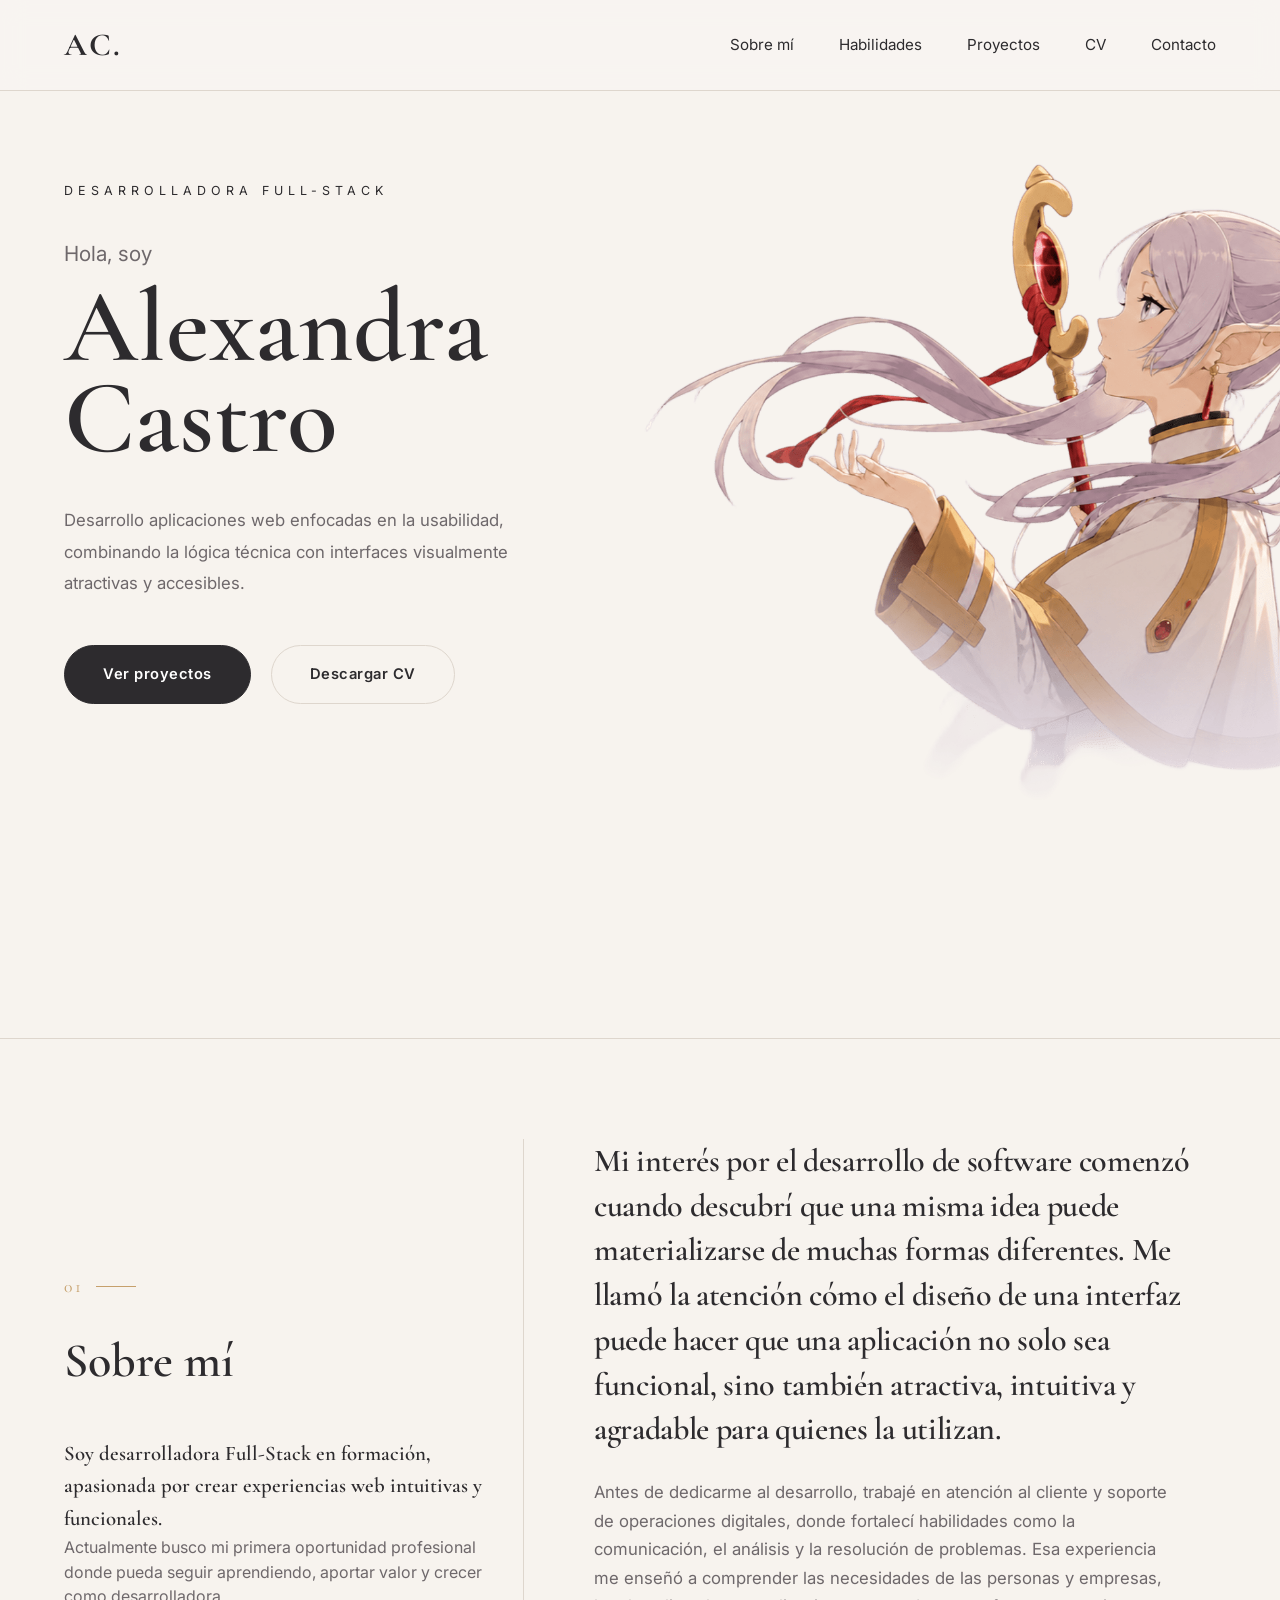
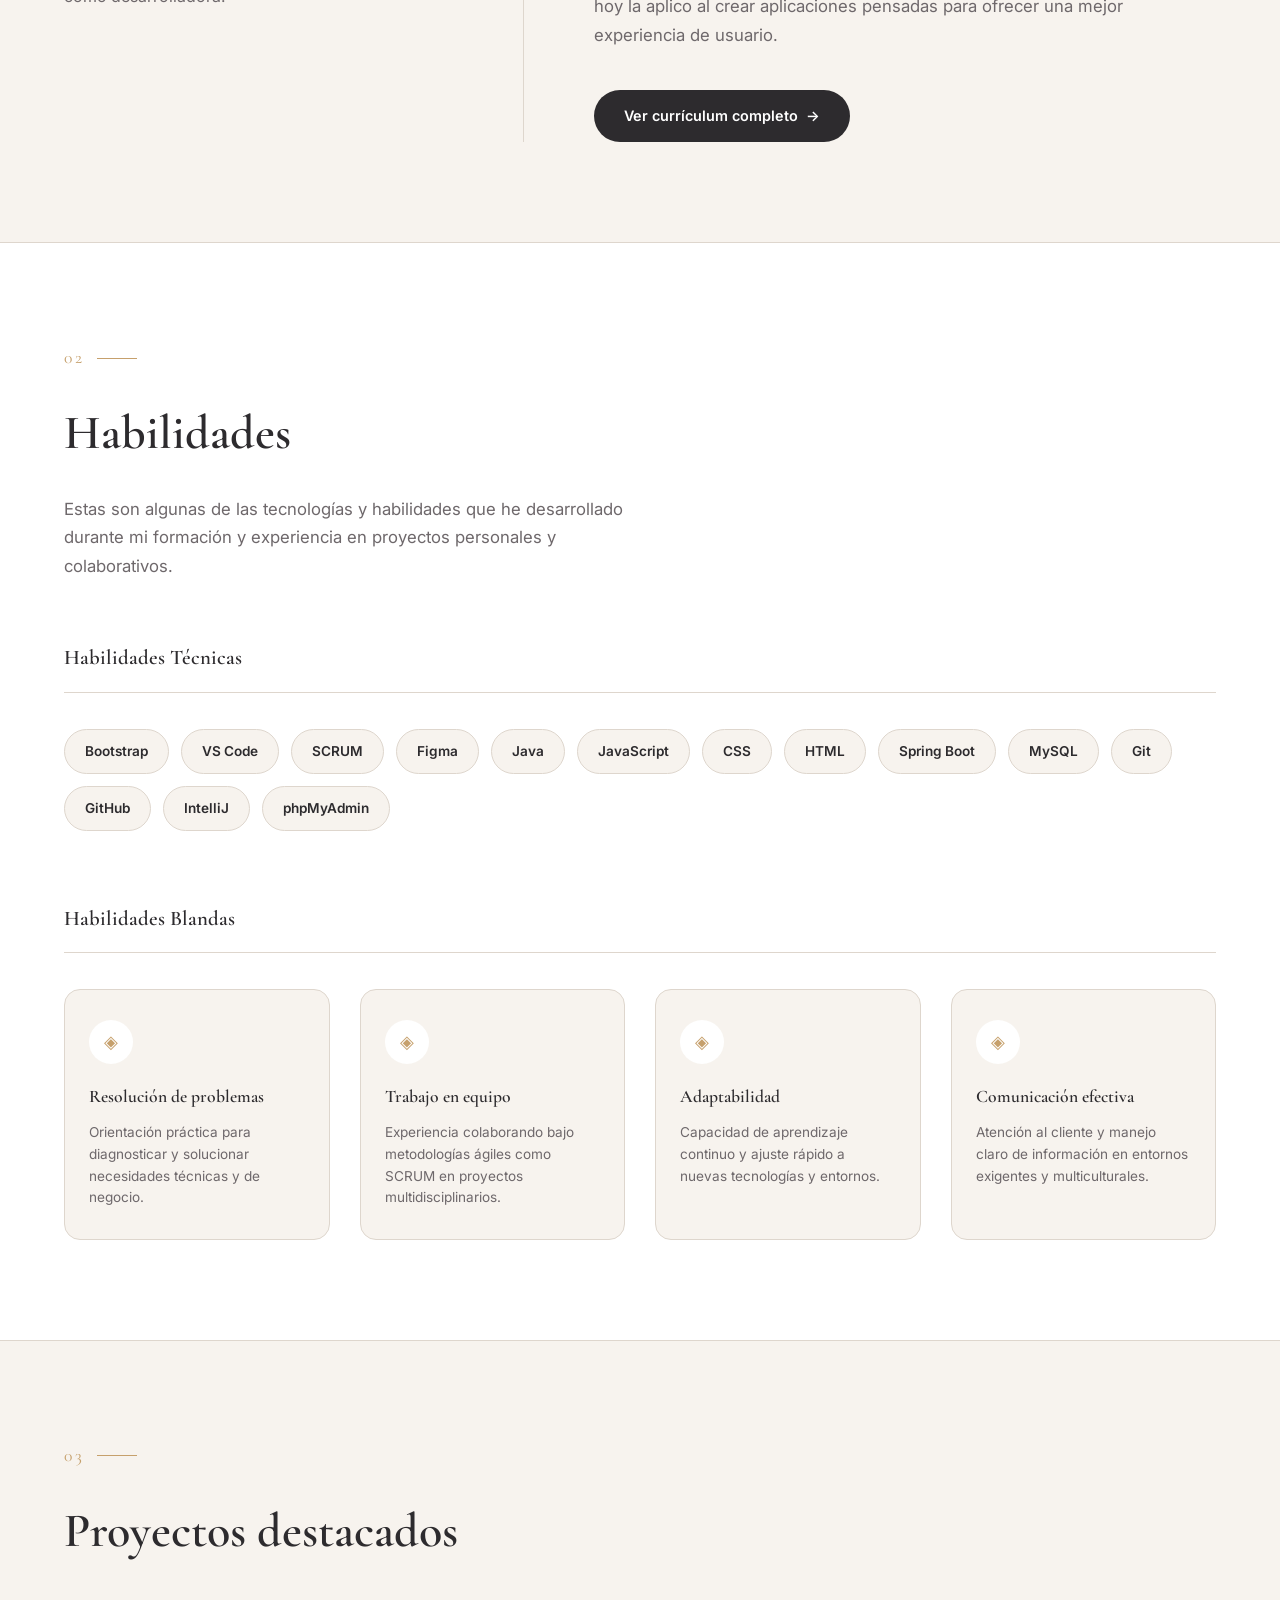
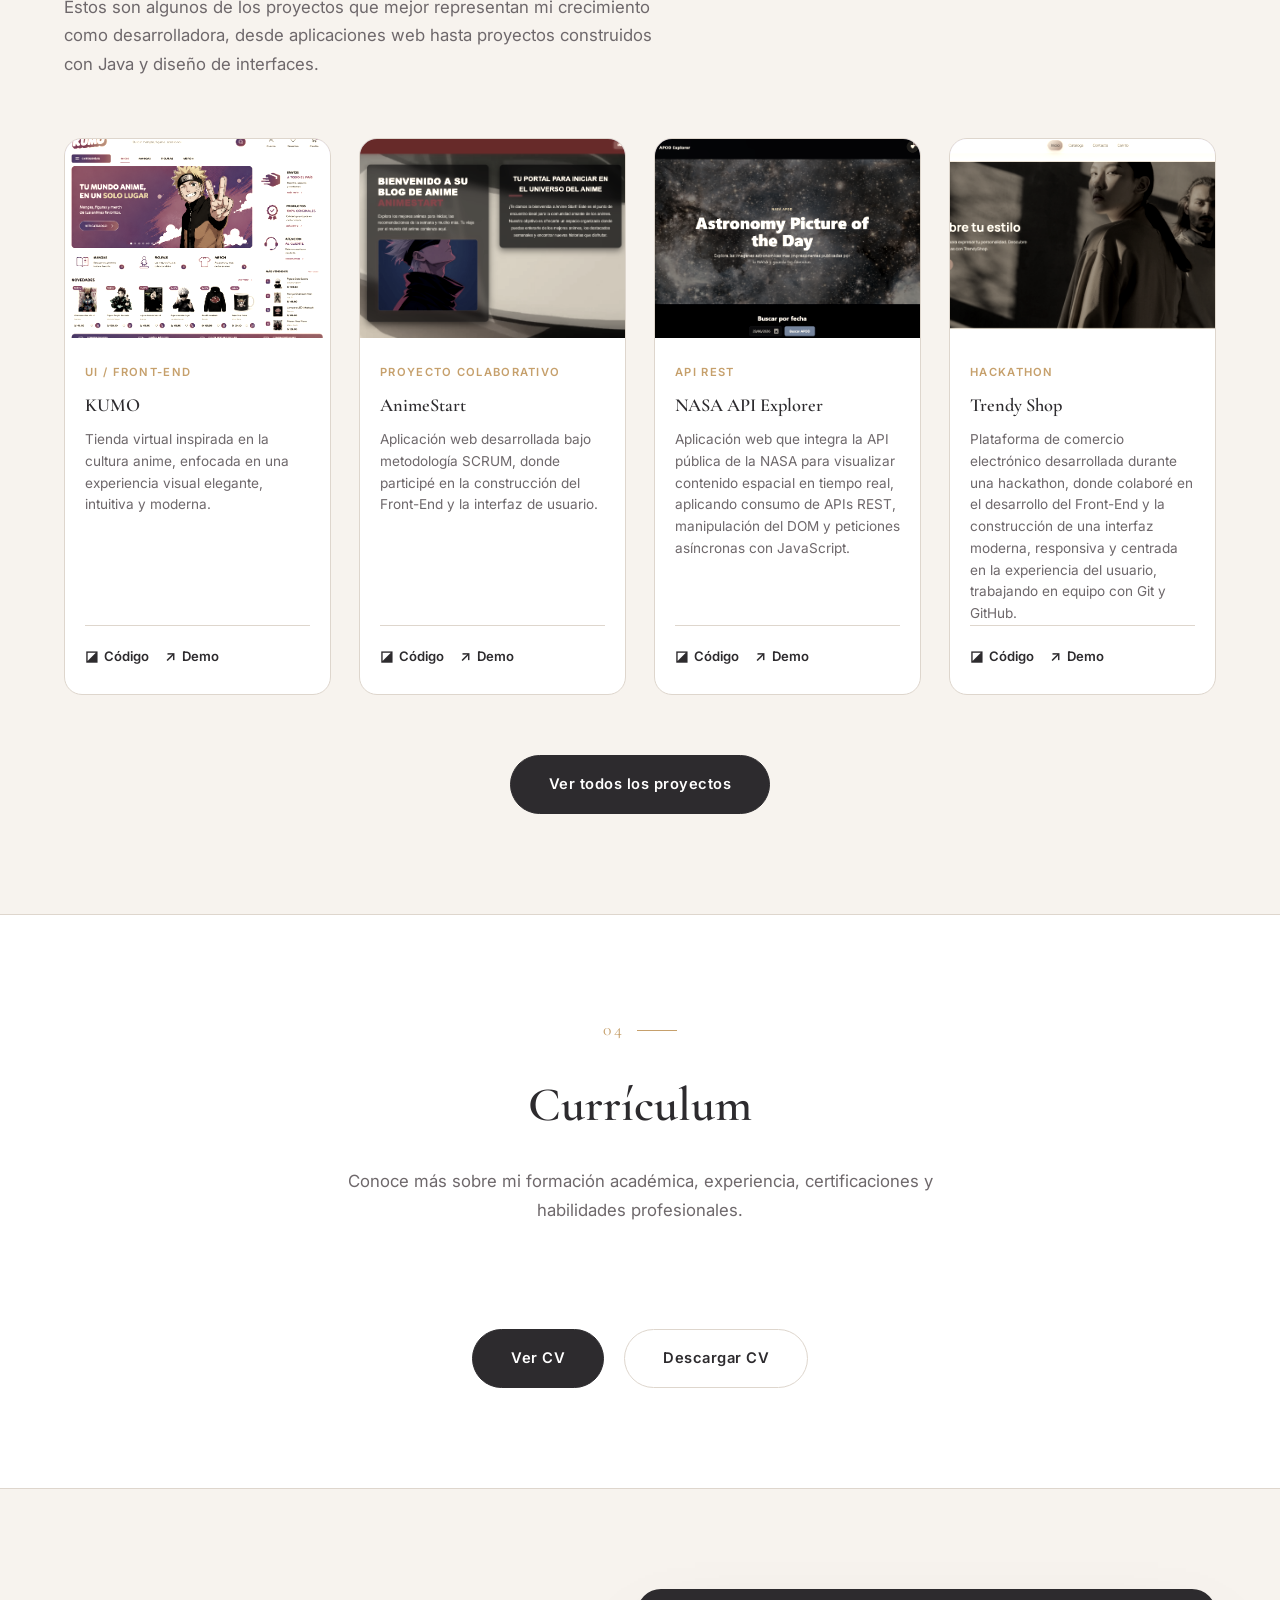
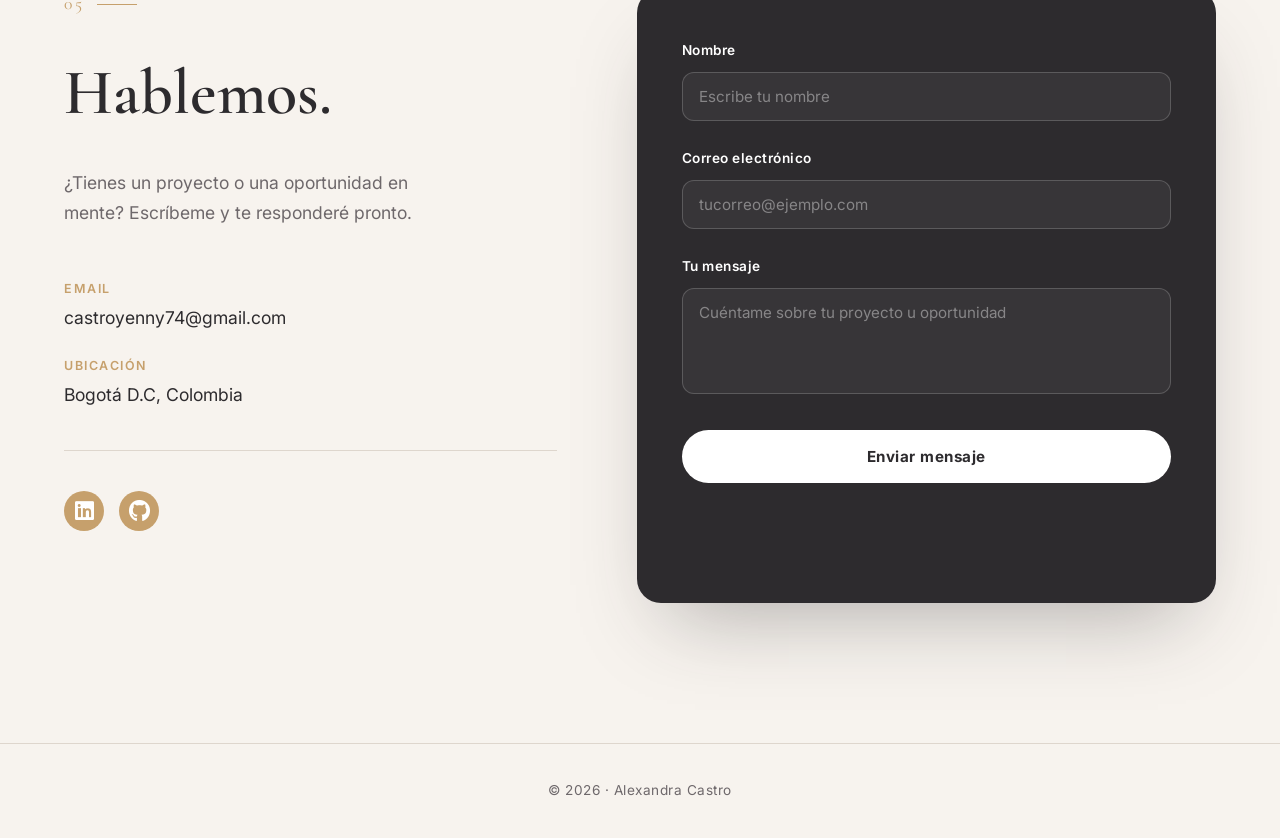
<file: index.html>
<!DOCTYPE html>
<html lang="es">

<head>
    <meta charset="UTF-8">
    <meta name="viewport" content="width=device-width, initial-scale=1.0">
    <title>Alexandra Castro | Desarrolladora Full-Stack</title>
    <link rel="preconnect" href="https://fonts.googleapis.com">
    <link rel="preconnect" href="https://fonts.gstatic.com" crossorigin>
    <link rel="icon" type="image/png" href="img/option.png">
    <link rel="stylesheet" href="https://cdnjs.cloudflare.com/ajax/libs/font-awesome/6.5.2/css/all.min.css">
    <link
        href="https://fonts.googleapis.com/css2?family=Cormorant+Garamond:wght@400;500;600;700&family=Inter:wght@300;400;500;600&display=swap"
        rel="stylesheet">
    <link rel="stylesheet" href="css/style.css">
</head>

<body>
    <header class="encabezado">
        <div class="contenedor">
            <a href="#inicio" class="logo">AC.</a>
            <nav class="barra-navegacion">
                <ul class="enlaces-navegacion">
                    <li><a href="#sobre-mi">Sobre mí</a></li>
                    <li><a href="#habilidades">Habilidades</a></li>
                    <li><a href="#proyectos">Proyectos</a></li>
                    <li><a href="#cv">CV</a></li>
                    <li><a href="#contacto">Contacto</a></li>
                </ul>
            </nav>
            <button class="boton-menu" aria-label="Abrir menú">
                <span></span>
                <span></span>
                <span></span>
            </button>
        </div>
    </header>
    <main>

        <!-- =========================== Inicio ==================================0-->
        <section id="inicio">
            <div id="particulas-hero"></div>
            <div class="contenedor">
                <div class="contenido-inicio">
                    <span>Desarrolladora Full-Stack</span>
                    <p class="saludo-inicio">
                        Hola, soy
                    </p>
                    <h1>
                        Alexandra <br> Castro
                    </h1>
                    <p class="descripcion-inicio">
                        Desarrollo aplicaciones web enfocadas en la usabilidad, combinando la lógica técnica con
                        interfaces visualmente atractivas y accesibles.
                    </p>
                    <div class="botones-inicio">
                        <a href="#proyectos" class="boton-primario">
                            Ver proyectos
                        </a>
                        <a href="documentos/CV-YennyCastro.pdf" target="_blank" class="boton-secundario">
                            Descargar CV
                        </a>
                    </div>
                </div>
                <figure class="imagen-inicio">
                    <div class="tarjeta-fotografia">
                        <img src="img/option.png" alt="Fotografía de Yenny Castro">
                    </div>
                </figure>
            </div>
        </section>

       <!-- ===================================== Sobre mí =====================================-->
<section id="sobre-mi" class="seccion-sobre-mi">
    <div class="contenedor grid-sobre-mi">

        <!-- Columna Izquierda: Presentación -->
        <div class="columna-izq" data-reveal>
            <span class="numero-seccion">01</span>
            <h2>Sobre mí</h2>
            <div class="destacados-perfil" data-reveal="stagger">
                <div class="destacado-item">
                    <p>
                        Soy desarrolladora Full-Stack en formación, apasionada por crear
                        experiencias web intuitivas y funcionales.
                    </p>
                    <p>
                        Actualmente busco mi primera oportunidad profesional donde pueda
                        seguir aprendiendo, aportar valor y crecer como desarrolladora.
                    </p>
                </div>
            </div>
        </div>

        <!-- Columna Derecha: Storytelling -->
        <div class="columna-der" data-reveal>
            <p class="parrafo-destacado">
                Mi interés por el desarrollo de software comenzó cuando descubrí que una misma idea puede
                materializarse de muchas formas diferentes. Me llamó la atención cómo el diseño de una interfaz
                puede hacer que una aplicación no solo sea funcional, sino también atractiva, intuitiva y
                agradable para quienes la utilizan.
            </p>
            <p class="parrafo-secundario">
                Antes de dedicarme al desarrollo, trabajé en atención al cliente y soporte de operaciones
                digitales, donde fortalecí habilidades como la comunicación, el análisis y la resolución de
                problemas. Esa experiencia me enseñó a comprender las necesidades de las personas y empresas,
                hoy la aplico al crear aplicaciones pensadas para ofrecer una mejor experiencia de usuario.
            </p>

            <a href="#cv" class="boton-cv">
                Ver currículum completo <span class="flecha">→</span>
            </a>
        </div>

    </div>
</section>

        <!-- ==================== Habilidades ============================ -->
        <section id="habilidades">
            <div class="contenedor">
                <span class="numero-seccion">02</span>
                <h2>Habilidades</h2>
                <p class="descripcion-seccion">
                    Estas son algunas de las tecnologías y habilidades que he desarrollado
                    durante mi formación y experiencia en proyectos personales y colaborativos.
                </p>

                <!-- Habilidades Técnicas -->
                <div class="bloque-habilidades" data-reveal>
                    <h3 class="titulo-bloque">Habilidades Técnicas</h3>


                    <div class="chips-herramientas">
                        <span class="chip-herramienta">Bootstrap</span>
                        <span class="chip-herramienta">VS Code</span>
                        <span class="chip-herramienta">SCRUM</span>
                        <span class="chip-herramienta">Figma</span>
                        <span class="chip-herramienta">Java</span>
                        <span class="chip-herramienta">JavaScript</span>
                        <span class="chip-herramienta">CSS</span>
                        <span class="chip-herramienta">HTML</span>
                        <span class="chip-herramienta">Spring Boot</span>
                        <span class="chip-herramienta">MySQL</span>
                        <span class="chip-herramienta">Git</span>
                        <span class="chip-herramienta">GitHub</span>
                        <span class="chip-herramienta">IntelliJ</span>
                        <span class="chip-herramienta">phpMyAdmin</span>
                    </div>
                </div>

                <!-- Habilidades Blandas -->
                <div class="bloque-habilidades" data-reveal="stagger">
                    <h3 class="titulo-bloque">Habilidades Blandas</h3>
                    <div class="grid-blandas">
                        <div class="habilidad-blanda">
                            <span class="habilidad-blanda-icono">◈</span>
                            <h4>Resolución de problemas</h4>
                            <p>Orientación práctica para diagnosticar y solucionar necesidades técnicas y de negocio.
                            </p>
                        </div>
                        <div class="habilidad-blanda">
                            <span class="habilidad-blanda-icono">◈</span>
                            <h4>Trabajo en equipo</h4>
                            <p>Experiencia colaborando bajo metodologías ágiles como SCRUM en proyectos
                                multidisciplinarios.</p>
                        </div>
                        <div class="habilidad-blanda">
                            <span class="habilidad-blanda-icono">◈</span>
                            <h4>Adaptabilidad</h4>
                            <p>Capacidad de aprendizaje continuo y ajuste rápido a nuevas tecnologías y entornos.</p>
                        </div>
                        <div class="habilidad-blanda">
                            <span class="habilidad-blanda-icono">◈</span>
                            <h4>Comunicación efectiva</h4>
                            <p>Atención al cliente y manejo claro de información en entornos exigentes y
                                multiculturales.</p>
                        </div>
                    </div>
                </div>
            </div>
        </section>

        <!-- ================= PROYECTOS DESTACADOS ================= -->
        <section id="proyectos">
            <div class="contenedor">
                <span class="numero-seccion">03</span>
                <h2>Proyectos destacados</h2>
                <p class="descripcion-seccion">
                    Estos son algunos de los proyectos que mejor representan mi
                    crecimiento como desarrolladora, desde aplicaciones web hasta
                    proyectos construidos con Java y diseño de interfaces.
                </p>
                <div class="cuadricula-proyectos">
                    <article class="tarjeta-proyecto">
                        <div class="imagen-proyecto">
                            <img src="img/kumo.png" alt="KUMO">
                        </div>
                        <div class="informacion-proyecto">
                            <span class="categoria-proyecto">
                                UI / Front-End
                            </span>
                            <h3>KUMO</h3>
                            <p>
                                Tienda virtual inspirada en la cultura anime,
                                enfocada en una experiencia visual elegante,
                                intuitiva y moderna.
                            </p>
                            <div class="enlaces-proyecto">
                                <a href="https://github.com/Nachht/Kumo.git" target="_blank" class="enlace-proyecto"
                                    aria-label="Ver código en GitHub">
                                    <span class="icono-enlace">◪</span> Código
                                </a>
                                <a href="https://kumo-demo.vercel.app" target="_blank" class="enlace-proyecto"
                                    aria-label="Ver demo en vivo">
                                    <span class="icono-enlace">↗</span> Demo
                                </a>
                            </div>
                        </div>
                    </article>

                    <article class="tarjeta-proyecto">
                        <div class="imagen-proyecto">
                            <img src="img/animestart.png" alt="AnimeStart">
                        </div>
                        <div class="informacion-proyecto">
                            <span class="categoria-proyecto">
                                Proyecto colaborativo
                            </span>
                            <h3>AnimeStart</h3>
                            <p>
                                Aplicación web desarrollada bajo metodología SCRUM,
                                donde participé en la construcción del Front-End
                                y la interfaz de usuario.
                            </p>
                            <div class="enlaces-proyecto">
                                <a href="https://github.com/Nachht/AnimeStart" target="_blank" class="enlace-proyecto"
                                    aria-label="Ver código en GitHub">
                                    <span class="icono-enlace">◪</span> Código
                                </a>
                                <a href="https://animestart.pages.dev/" target="_blank" class="enlace-proyecto"
                                    aria-label="Ver demo en vivo">
                                    <span class="icono-enlace">↗</span> Demo
                                </a>
                            </div>
                    </article>

                    <article class="tarjeta-proyecto">
                        <div class="imagen-proyecto">
                            <img src="img/nasa.png" alt="NASA API Explorer">
                        </div>
                        <div class="informacion-proyecto">
                            <span class="categoria-proyecto"> API REST </span>
                            <h3>NASA API Explorer</h3>
                            <p>
                                Aplicación web que integra la API pública de la NASA para visualizar contenido espacial
                                en tiempo real, aplicando consumo de APIs REST, manipulación del DOM y peticiones
                                asíncronas con JavaScript.
                            </p>
                            <div class="enlaces-proyecto">
                                <a href="https://github.com/Camilo-Sanchez144/LAB_Using_NASA_API.git" target="_blank"
                                    class="enlace-proyecto" aria-label="Ver código en GitHub">
                                    <span class="icono-enlace">◪</span> Código
                                </a>
                                <a href="https://lab-using-nasa-api.pages.dev/" target="_blank" class="enlace-proyecto"
                                    aria-label="Ver demo en vivo">
                                    <span class="icono-enlace">↗</span> Demo
                                </a>
                            </div>
                    </article>

                    <article class="tarjeta-proyecto">
                        <div class="imagen-proyecto">
                            <img src="img/trendyshop.png" alt="Trendy Shop">
                        </div>
                        <div class="informacion-proyecto">
                            <span class="categoria-proyecto"> Hackathon </span>
                            <h3>Trendy Shop</h3>
                            <p>
                                Plataforma de comercio electrónico desarrollada durante una hackathon, donde colaboré en
                                el desarrollo del Front-End y la construcción de una interfaz moderna, responsiva y
                                centrada en la experiencia del usuario, trabajando en equipo con Git y GitHub.
                            </p>
                            <div class="enlaces-proyecto">
                                <a href="https://github.com/Raydan08x/trendy-shop.git" target="_blank"
                                    class="enlace-proyecto" aria-label="Ver código en GitHub">
                                    <span class="icono-enlace">◪</span> Código
                                </a>
                                <a href="https://trendy-shop.castroyenny74.workers.dev" target="_blank"
                                    class="enlace-proyecto" aria-label="Ver demo en vivo">
                                    <span class="icono-enlace">↗</span> Demo
                                </a>
                            </div>
                    </article>

                </div>
                <div class="contenedor-boton-proyectos">
                    <a href="https://github.com/YenCastro?tab=repositories" class="boton-primario" target="_blank"
                        rel="noopener noreferrer">
                        Ver todos los proyectos
                    </a>
                </div>
            </div>
        </section>

        <!-- ================= CV ================= -->
        <section id="cv">
            <div class="contenedor">
                <span class="numero-seccion">04</span>
                <h2>Currículum</h2>
                <p class="descripcion-seccion">
                    Conoce más sobre mi formación académica, experiencia,
                    certificaciones y habilidades profesionales.
                </p>
                <div class="botones-inicio">
                    <a href="documentos/CV-YennyCastro.pdf" target="_blank" class="boton-primario">
                        Ver CV
                    </a>
                    <a href="documentos/CV-YennyCastro.pdf" download class="boton-secundario">
                        Descargar CV
                    </a>
                </div>
            </div>
        </section>

        <!-- ================= CONTACTO ================= -->
        <section id="contacto">
            <div class="contenedor grid-contacto">

                <!-- Columna Izquierda -->
                <div class="contacto-info" data-reveal>
                    <span class="numero-seccion">05</span>
                    <h2>Hablemos.</h2>
                    <p class="contacto-subtitulo">
                        ¿Tienes un proyecto o una oportunidad en mente? Escríbeme y te responderé pronto.
                    </p>

                    <div class="contacto-detalle">
                        <div class="detalle-item">
                            <span class="detalle-label">Email</span>
                            <a href="mailto:castroyenny74@gmail.com">castroyenny74@gmail.com</a>
                        </div>
                        <div class="detalle-item">
                            <span class="detalle-label">Ubicación</span>
                            <span>Bogotá D.C, Colombia</span>
                        </div>
                    </div>

                    <div class="redes-sociales">
                        <a href="https://linkedin.com/in/alexandra-castro-web-developer" class="red-social"
                            aria-label="LinkedIn" target="_blank" rel="noopener noreferrer">
                            <i class="fa-brands fa-linkedin"></i>
                        </a>

                        <a href="https://github.com/YenCastro" class="red-social" aria-label="GitHub" target="_blank"
                            rel="noopener noreferrer">
                            <i class="fa-brands fa-github"></i>
                        </a>
                    </div>

                </div>

                <!-- Columna Derecha: Formulario -->
                <form class="tarjeta-formulario" id="formulario-contacto" action="https://formspree.io/f/xeeyagjl"
                    method="POST" data-reveal>

                    <div class="campo-formulario">
                        <label for="nombre">Nombre</label>
                        <input type="text" id="nombre" name="name" placeholder="Escribe tu nombre" required>
                    </div>

                    <div class="campo-formulario">
                        <label for="email">Correo electrónico</label>
                        <input type="email" id="email" name="email" placeholder="tucorreo@ejemplo.com" required>
                    </div>

                    <div class="campo-formulario">
                        <label for="mensaje">Tu mensaje</label>
                        <textarea id="mensaje" name="message" rows="4"
                            placeholder="Cuéntame sobre tu proyecto u oportunidad" required></textarea>
                    </div>

                    <button type="submit" class="boton-enviar" id="btnEnviar">
                        Enviar mensaje
                    </button>

                    <p id="mensajeFormulario"></p>
                </form>

            </div>
        </section>

    </main>

    <!-- ================= PIE DE PÁGINA ================= -->
    <footer>
        <div class="contenedor">
            <p>© 2026 · Alexandra Castro</p>
        </div>
    </footer>
    <script src="js/main.js"></script>
</body>

</html>
</file>
<file: css/style.css>
/* ==========================================================================
   1. VARIABLES Y CONFIGURACIÓN GENERAL
   ========================================================================== */

:root {
    --background: #F7F3EE;
    --white: #FFFFFF;
    --text: #2D2B2E;
    --text-light: #6E686B;
    --accent: #C6A06C;
    --secondary: #D8CEE8;
    --highlight: #8D4A56;
    --border: #DED6CD;
    --title-font: "Cormorant Garamond", serif;
    --body-font: "Inter", sans-serif;
    --transition: .4s ease;
}

* {
    margin: 0;
    padding: 0;
    box-sizing: border-box;
}

html {
    scroll-behavior: smooth;
}

body {
    background: var(--background);
    color: var(--text);
    font-family: var(--body-font);
    line-height: 1.7;
}

img {
    width: 100%;
    display: block;
}

a {
    text-decoration: none;
    color: inherit;
}

ul {
    list-style: none;
}

section {
    padding: 100px 0;
}

.contenedor {
    width: 90%;
    max-width: 1250px;
    margin: auto;
}

/* ==========================================================================
   2. TIPOGRAFÍA Y TÍTULOS GENERALES
   ========================================================================== */

h1, h2, h3, h4 {
    font-family: var(--title-font);
    font-weight: 600;
}

h1 {
    font-size: 5.5rem;
    line-height: .95;
}

h2 {
    font-size: 3rem;
    margin-bottom: 30px;
}

h3 {
    font-size: 1.6rem;
}

p {
    color: var(--text-light);
    font-size: 1rem;
}

.descripcion-seccion {
    max-width: 600px;
    font-size: 1.05rem;
    margin-top: -10px;
    margin-bottom: 60px;
}

/* Etiqueta de numeración decorativa de cada sección */
.numero-seccion {
    display: inline-flex;
    align-items: center;
    font-family: var(--title-font);
    font-size: 1.1rem;
    color: var(--accent);
    letter-spacing: 3px;
    margin-bottom: 20px;
}

.numero-seccion::after {
    content: "";
    display: inline-block;
    width: 40px;
    height: 1px;
    background: var(--accent);
    margin-left: 12px;
    vertical-align: middle;
}

/* ==========================================================================
   3. COMPONENTES REUTILIZABLES (BOTONES Y ENLACES)
   ========================================================================== */
   
.boton-primario,
.boton-secundario {
    display: inline-flex;
    align-items: center;
    justify-content: center;
    padding: 16px 38px;
    font-size: .92rem;
    font-weight: 600;
    letter-spacing: .5px;
    border-radius: 50px;
    transition: var(--transition);
    cursor: pointer;
}

.boton-primario {
    background: var(--text);
    color: var(--white);
    border: 1px solid var(--text);
}

.boton-primario:hover {
    background: transparent;
    color: var(--text);
    transform: translateY(-3px);
    box-shadow: 0 15px 30px -15px rgba(45,43,46,.4);
}

.boton-secundario {
    background: transparent;
    color: var(--text);
    border: 1px solid var(--border);
}

.boton-secundario:hover {
    border-color: var(--text);
    background: var(--text);
    color: var(--white);
    transform: translateY(-3px);
}

/* Enlaces de texto con flecha interactiva */
.enlace-texto {
    display: inline-flex;
    align-items: center;
    gap: 8px;
    margin-top: 25px;
    font-weight: 600;
    color: var(--text);
    transition: var(--transition);
    align-self: flex-start;
}

.enlace-texto:hover {
    color: var(--accent);
    transform: translateX(6px);
}

.enlace-texto .flecha {
    transition: transform var(--transition);
}

.enlace-texto:hover .flecha {
    transform: translateX(6px);
}

/* ==========================================================================
   4. ENCABEZADO (HEADER)
   ========================================================================== */

.encabezado {
    position: fixed;
    top: 0;
    left: 0;
    width: 100%;
    background: rgba(248, 245, 241, .92);
    backdrop-filter: blur(12px);
    z-index: 999;
    border-bottom: 1px solid var(--border);
}

.encabezado .contenedor {
    display: flex;
    justify-content: space-between;
    align-items: center;
    height: 90px;
}

.logo {
    font-family: var(--title-font);
    font-size: 2rem;
    font-weight: 700;
    letter-spacing: 2px;
}

.enlaces-navegacion {
    display: flex;
    gap: 45px;
}

.enlaces-navegacion a {
    font-size: .95rem;
    transition: var(--transition);
}

.enlaces-navegacion a:hover {
    color: var(--accent);
}

.boton-menu {
    display: none;
    background: none;
    border: none;
    cursor: pointer;
}

.boton-menu span {
    display: block;
    width: 25px;
    height: 2px;
    background: var(--text);
    margin: 5px;
}

/* ==========================================================================
   5. SECCIÓN INICIO (HERO)
   ========================================================================== */

#inicio {
    min-height: 100vh;
    display: flex;
    align-items: flex-start; 
    padding-top: 180px;      
    overflow: hidden;
}

#inicio .contenedor {
    display: grid;
    grid-template-columns: 1fr 1fr;
    align-items: start;      
    gap: 100px;
}

/* Columna de Contenido (Texto) */
.contenido-inicio {
    display: flex;
    flex-direction: column;
    justify-content: center;
}

.contenido-inicio span {
    letter-spacing: 5px;
    text-transform: uppercase;
    font-size: .78rem;
    color: var(--text);
}

.saludo-inicio {
    margin-top: 35px;
    font-size: 1.3rem;
    color: var(--text-light);
}

.contenido-inicio h1 {
    margin-top: 10px;
    font-size: 6.5rem;
    line-height: .88;
    font-weight: 600;
}

.descripcion-inicio {
    margin-top: 40px;
    max-width: 520px;
    font-size: 1.05rem;
    line-height: 1.9;
}

.botones-inicio {
    margin-top: 45px;
    display: flex;
    gap: 20px;
}

/* Columna de Imagen */
.imagen-inicio {
    width: 100%;
    max-width: 600px;
    align-self: flex-start;
}

.tarjeta-fotografia {
    background: transparent;
    border: none;
    box-shadow: none;
    overflow: visible;
}

.tarjeta-fotografia img {
    width: 180%;
    transform: translate(-140px, -70px);
    animation: zoom 12s ease infinite;
}

@keyframes zoom {
    0%, 100% {
        transform: translate(-140px, -70px) scale(1);
    }
    50% {
        transform: translate(-140px, -70px) scale(1.05);
    }
}

/* ==========================================================================
   6. SECCIÓN SOBRE MÍ
   ========================================================================== */

/*==========================         SOBRE MÍ            ===========================*/
.seccion-sobre-mi{
    background:var(--background);
    border-top:1px solid var(--border);
}

.grid-sobre-mi{
    display:grid;
    grid-template-columns:.85fr 1.15fr;
    gap:70px;
}

/* --- Columna Izquierda --- */
.columna-izq{
    border-right:1px solid var(--border);
    padding-right:40px;
    display:flex;
    flex-direction:column;
    justify-content:center;
}

.columna-izq h2{
    margin-bottom:35px;
}

.destacados-perfil{
    display:flex;
    flex-direction:column;
    gap:20px;
}

.destacado-item p{
    font-family:var(--title-font);
    font-size:1.3rem;
    line-height:1.55;
    font-weight:600;
    color:var(--text);
}

.destacado-item p:last-child{
    font-family:var(--body-font);
    font-size:1rem;
    font-weight:400;
    color:var(--text-light);
}

/* --- Columna Derecha --- */
.columna-der{
    display:flex;
    flex-direction:column;
    justify-content:center;
}

.parrafo-destacado{
    font-family:var(--title-font);
    font-size:2rem;
    line-height:1.4;
    font-weight:600;
    letter-spacing:-.01em;
    color:var(--text);
    margin-bottom:26px;
}

.parrafo-secundario{
    font-size:1.05rem;
    line-height:1.7;
    color:var(--text-light);
    max-width:95%;
    margin-bottom:40px;
}

/* --- Botón CV --- */
.boton-cv{
    align-self:flex-start;
    background:var(--text);
    color:var(--white);
    padding:14px 30px;
    border-radius:50px;
    font-size:.9rem;
    font-weight:600;
    display:inline-flex;
    align-items:center;
    gap:8px;
    width:fit-content;
    transition:var(--transition);
}

.boton-cv:hover{
    background:var(--accent);
    transform:translateY(-3px);
    box-shadow:0 15px 30px -15px rgba(198,160,108,.5);
}

.boton-cv .flecha{
    transition:transform var(--transition);
}

.boton-cv:hover .flecha{
    transform:translateX(6px);
}

/* ==========================================================================
   7. SECCIÓN HABILIDADES (TECNOLOGÍAS)
   ========================================================================== */

#habilidades {
    background: var(--white);
    border-top: 1px solid var(--border);
    border-bottom: 1px solid var(--border);
}

.bloque-habilidades {
    margin-bottom: 70px;
}

.bloque-habilidades:last-child {
    margin-bottom: 0;
}

.titulo-bloque {
    font-size: 1.3rem;
    margin-bottom: 36px;
    padding-bottom: 16px;
    border-bottom: 1px solid var(--border);
    color: var(--text);
}

/* ---------- Habilidades Técnicas ---------- */
.grid-tecnicas {
    display: grid;
    grid-template-columns: repeat(2, 1fr);
    gap: 22px 50px;
    margin-bottom: 36px;
}

.habilidad-tecnica {
    padding-bottom: 20px;
    border-bottom: 1px solid var(--border);
}

.habilidad-encabezado {
    display: flex;
    justify-content: space-between;
    align-items: center;
    font-size: .98rem;
    font-weight: 600;
    color: var(--text);
}

.nivel-puntos {
    display: flex;
    gap: 6px;
}

.punto {
    width: 8px;
    height: 8px;
    border-radius: 50%;
    background: var(--border);
    transition: var(--transition);
}

.punto.activo {
    background: var(--accent);
}

.habilidad-tecnica:hover .punto.activo {
    background: var(--highlight);
}

/* Activa la animación cuando el bloque entra en pantalla */
.bloque-habilidades.visible .barra-progreso span {
    width: var(--ancho, 100%);
}

/* ---------- Chips de herramientas ---------- */
.chips-herramientas {
    display: flex;
    flex-wrap: wrap;
    gap: 12px;
}

.chip-herramienta {
    padding: 10px 20px;
    font-size: .85rem;
    font-weight: 600;
    color: var(--text);
    background: var(--background);
    border: 1px solid var(--border);
    border-radius: 50px;
    transition: var(--transition);
}

.chip-herramienta:hover {
    background: var(--text);
    color: var(--white);
    border-color: var(--text);
    transform: translateY(-3px);
}

/* ---------- Habilidades Blandas ---------- */
.grid-blandas {
    display: grid;
    grid-template-columns: repeat(4, 1fr);
    gap: 30px;
}

.habilidad-blanda {
    padding: 30px 24px;
    background: var(--background);
    border-radius: 16px;
    border: 1px solid var(--border);
    transition: var(--transition);
}

.habilidad-blanda:hover {
    transform: translateY(-6px);
    border-color: transparent;
    box-shadow: 0 20px 40px -20px rgba(45,43,46,.18);
}

.habilidad-blanda-icono {
    display: inline-flex;
    align-items: center;
    justify-content: center;
    width: 44px;
    height: 44px;
    margin-bottom: 18px;
    border-radius: 50%;
    background: var(--white);
    color: var(--accent);
    font-size: 1.1rem;
    transition: var(--transition);
}

.habilidad-blanda:hover .habilidad-blanda-icono {
    background: var(--accent);
    color: var(--white);
}

.habilidad-blanda h4 {
    font-family: var(--title-font);
    font-size: 1.1rem;
    font-weight: 600;
    margin-bottom: 10px;
    color: var(--text);
}

.habilidad-blanda p {
    font-size: .85rem;
    line-height: 1.6;
}

/* ==========================================================================
   8. SECCIÓN PROYECTOS
   ========================================================================== */

.cuadricula-proyectos {
    display: grid;
    grid-template-columns: repeat(4, 1fr);
    gap: 28px;
    margin-bottom: 60px;
}

.tarjeta-proyecto {
    background: var(--white);
    border-radius: 18px;
    border: 1px solid var(--border);
    display: flex;
    flex-direction: column;
    overflow: hidden;
    cursor: pointer;
    transition: transform .5s cubic-bezier(.25, .1, .25, 1), 
                box-shadow .5s ease;
}

.tarjeta-proyecto:hover {
    transform: translateY(-8px);
    box-shadow: 0 25px 50px -20px rgba(45, 43, 46, .22);
}

.imagen-proyecto {
    aspect-ratio: 4/3;
    background: var(--secondary);
    position: relative;
    overflow: hidden;
}

.imagen-proyecto::after {
    content: "";
    position: absolute;
    inset: 0;
    background: linear-gradient(180deg, transparent 40%, rgba(45, 43, 46, .55) 100%);
    opacity: 0;
    z-index: 1;
    transition: opacity .4s ease;
}

.tarjeta-proyecto:hover .imagen-proyecto::after {
    opacity: 1;
}

.imagen-proyecto img {
    width: 100%;
    height: 100%;
    object-fit: cover;
    filter: grayscale(.7) sepia(.2) contrast(1.1) brightness(1.02);
    transition: transform .8s cubic-bezier(.25, .1, .25, 1),
                filter .6s ease;
}

.tarjeta-proyecto:hover .imagen-proyecto img {
    filter: grayscale(0) sepia(0) contrast(1.05) brightness(1);
    transform: scale(1.08);
}

.informacion-proyecto {
    padding: 22px 20px 26px;
    display: flex;
    flex-direction: column;
    flex: 1;
    border-top: 3px solid transparent;
    transition: border-color .4s ease;
}

.tarjeta-proyecto:hover .informacion-proyecto {
    border-top-color: var(--accent);
}

.categoria-proyecto {
    display: inline-block;
    font-size: .7rem;
    font-weight: 600;
    letter-spacing: 1.3px;
    text-transform: uppercase;
    color: var(--accent);
    margin-bottom: 8px;
}

.tarjeta-proyecto h3 {
    font-size: 1.15rem;
    color: var(--text);
    margin-bottom: 8px;
    transition: var(--transition);
}

.tarjeta-proyecto:hover h3 {
    color: var(--accent);
}

.tarjeta-proyecto p {
    font-size: .85rem;
    line-height: 1.6;
    color: var(--text-light);
    flex: 1;
}

.enlaces-proyecto {
    display: flex;
    gap: 16px;
    margin-top: auto;
    padding-top: 18px;
    border-top: 1px solid var(--border);
}

.enlace-proyecto {
    display: inline-flex;
    align-items: center;
    gap: 6px;
    font-size: .82rem;
    font-weight: 600;
    color: var(--text);
    transition: var(--transition);
}

.enlace-proyecto:hover {
    color: var(--accent);
}

.icono-enlace {
    font-size: .9rem;
}

.contenedor-boton-proyectos {
    display: flex;
    justify-content: center;
}

/* ==========================================================================
   9. SECCIÓN CURRÍCULUM (CV)
   ========================================================================== */

#cv {
    background: var(--white);
    border-top: 1px solid var(--border);
    border-bottom: 1px solid var(--border);
    text-align: center;
}

#cv .contenedor {
    display: flex;
    flex-direction: column;
    align-items: center;
}

#cv .numero-seccion {
    justify-content: center;
    margin-left: 0;
}

#cv .descripcion-seccion {
    margin-left: auto;
    margin-right: auto;
    text-align: center;
}

/* ==========================================================================
   10. SECCIÓN CONTACTO
   ========================================================================== */

#contacto {
    padding-bottom: 140px;
}

.grid-contacto {
    display: grid;
    grid-template-columns: .85fr 1fr;
    gap: 80px;
    align-items: start;
}

.contacto-info h2 {
    font-size: 4rem;
    margin-bottom: 20px;
}

.contacto-subtitulo {
    font-size: 1.1rem;
    max-width: 400px;
    margin-bottom: 50px;
}

.contacto-detalle {
    display: flex;
    flex-direction: column;
    gap: 22px;
    padding-bottom: 40px;
    margin-bottom: 40px;
    border-bottom: 1px solid var(--border);
}

.detalle-item {
    display: flex;
    flex-direction: column;
    gap: 4px;
}

.detalle-label {
    font-size: .78rem;
    letter-spacing: 1.5px;
    text-transform: uppercase;
    color: var(--accent);
    font-weight: 600;
}

.detalle-item a,
.detalle-item span:last-child {
    font-size: 1.1rem;
    color: var(--text);
    transition: var(--transition);
}

.detalle-item a:hover {
    color: var(--accent);
}

.redes-sociales {
    display: flex;
    gap: 15px;
}

.red-social {
    width: 40px;
    height: 40px;
    display: flex;
    align-items: center;
    justify-content: center;
    border-radius: 50%;
    font-size: 22px;
    color: white;
    background-color: #C6A06C;
    text-decoration: none;
    transition: transform 0.3s ease;
}

.red-social:hover {
    transform: scale(1.1);
}

/* ---------- Formulario ---------- */
.tarjeta-formulario {
    background: var(--text);
    border-radius: 24px;
    padding: 50px 45px;
    display: flex;
    flex-direction: column;
    gap: 26px;
    box-shadow: 0 40px 80px -30px rgba(45,43,46,.35);
}

.campo-formulario {
    display: flex;
    flex-direction: column;
    gap: 10px;
}

.campo-formulario label {
    font-family: var(--body-font);
    font-size: .85rem;
    font-weight: 600;
    letter-spacing: .5px;
    color: var(--white);
}

.campo-formulario input,
.campo-formulario textarea {
    background: rgba(255,255,255,.05);
    border: 1px solid rgba(255,255,255,.18);
    border-radius: 12px;
    padding: 14px 16px;
    font-family: var(--body-font);
    font-size: .95rem;
    color: var(--white);
    transition: var(--transition);
    resize: none;
}

.campo-formulario input::placeholder,
.campo-formulario textarea::placeholder {
    color: rgba(255,255,255,.4);
}

.campo-formulario input:focus,
.campo-formulario textarea:focus {
    outline: none;
    border-color: var(--accent);
    background: rgba(255,255,255,.08);
}

.boton-enviar {
    margin-top: 10px;
    padding: 17px;
    background: var(--white);
    color: var(--text);
    border: none;
    border-radius: 50px;
    font-family: var(--body-font);
    font-size: .95rem;
    font-weight: 700;
    letter-spacing: .5px;
    cursor: pointer;
    transition: var(--transition);
}

.boton-enviar:hover {
    background: var(--accent);
    color: var(--white);
    transform: translateY(-3px);
    box-shadow: 0 15px 30px -15px rgba(198,160,108,.5);
}

#mensajeFormulario {
    margin-top: 20px;
    text-align: center;
    font-weight: 600;
    min-height: 24px;
}

/* ==========================================================================
   11. PIE DE PÁGINA (FOOTER)
   ========================================================================== */

footer {
    border-top: 1px solid var(--border);
    padding: 35px 0;
}

footer .contenedor {
    text-align: center;
}

footer p {
    font-size: .85rem;
    letter-spacing: .5px;
    color: var(--text-light);
}

/* ==========================================================================
   12. MEDIA QUERIES (DISEÑO ADAPTATIVO CENTRALIZADO)
   ========================================================================== */

@media (max-width: 1100px) {
    .cuadricula-proyectos {
        grid-template-columns: repeat(2, 1fr);
        gap: 30px;
    }
    .tarjeta-proyecto h3 {
        font-size: 1.3rem;
    }
    .tarjeta-proyecto p {
        font-size: .92rem;
    }
}

@media (max-width: 991px) {
    h1 { font-size: 4rem; }
    h2 { font-size: 2.4rem; }

    /* Hero adaptativo */
    #inicio {
        padding-top: 120px;
        min-height: auto;
    }
    #inicio .contenedor {
        grid-template-columns: 1fr;
        gap: 60px;
    }
    .contenido-inicio {
        order: 2;
        text-align: center;
        align-items: center;
    }
    .botones-inicio {
        justify-content: center;
    }
    .imagen-inicio {
        order: 1;
        max-width: 320px;
        margin: 0 auto;
    }
    .tarjeta-fotografia img {
        width: 100%;
        transform: none !important;
        animation: none !important;
    }

    /* Habilidades adaptativo */
    .contenedor-habilidades {
        grid-template-columns: 1fr;
        gap: 25px;
    }
}

/* --- Responsive --- */
@media (max-width:960px){
    .grid-sobre-mi{
        grid-template-columns:1fr;
        gap:40px;
    }

    .columna-izq{
        border-right:none;
        border-bottom:1px solid var(--border);
        padding-right:0;
        padding-bottom:40px;
    }

    .parrafo-destacado{
        font-size:1.7rem;
    }
}

@media (max-width: 900px) {
    .grid-tecnicas {
        grid-template-columns: 1fr;
        gap: 22px;
    }
    .grid-blandas {
        grid-template-columns: repeat(2, 1fr);
    }
    .grid-contacto {
        grid-template-columns: 1fr;
        gap: 60px;
    }
    .contacto-info h2 {
        font-size: 2.8rem;
    }
    .tarjeta-formulario {
        padding: 35px 28px;
    }
}

@media (max-width: 768px) {
    section {
        padding: 70px 0;
    }
    .enlaces-navegacion {
        display: none;
    }
    .boton-menu {
        display: block;
    }
}

@media (max-width: 700px) {
    .cuadricula-proyectos {
        grid-template-columns: 1fr;
    }
}

@media (max-width: 600px) {
    .grid-blandas {
        grid-template-columns: 1fr;
    }
}
</file>
